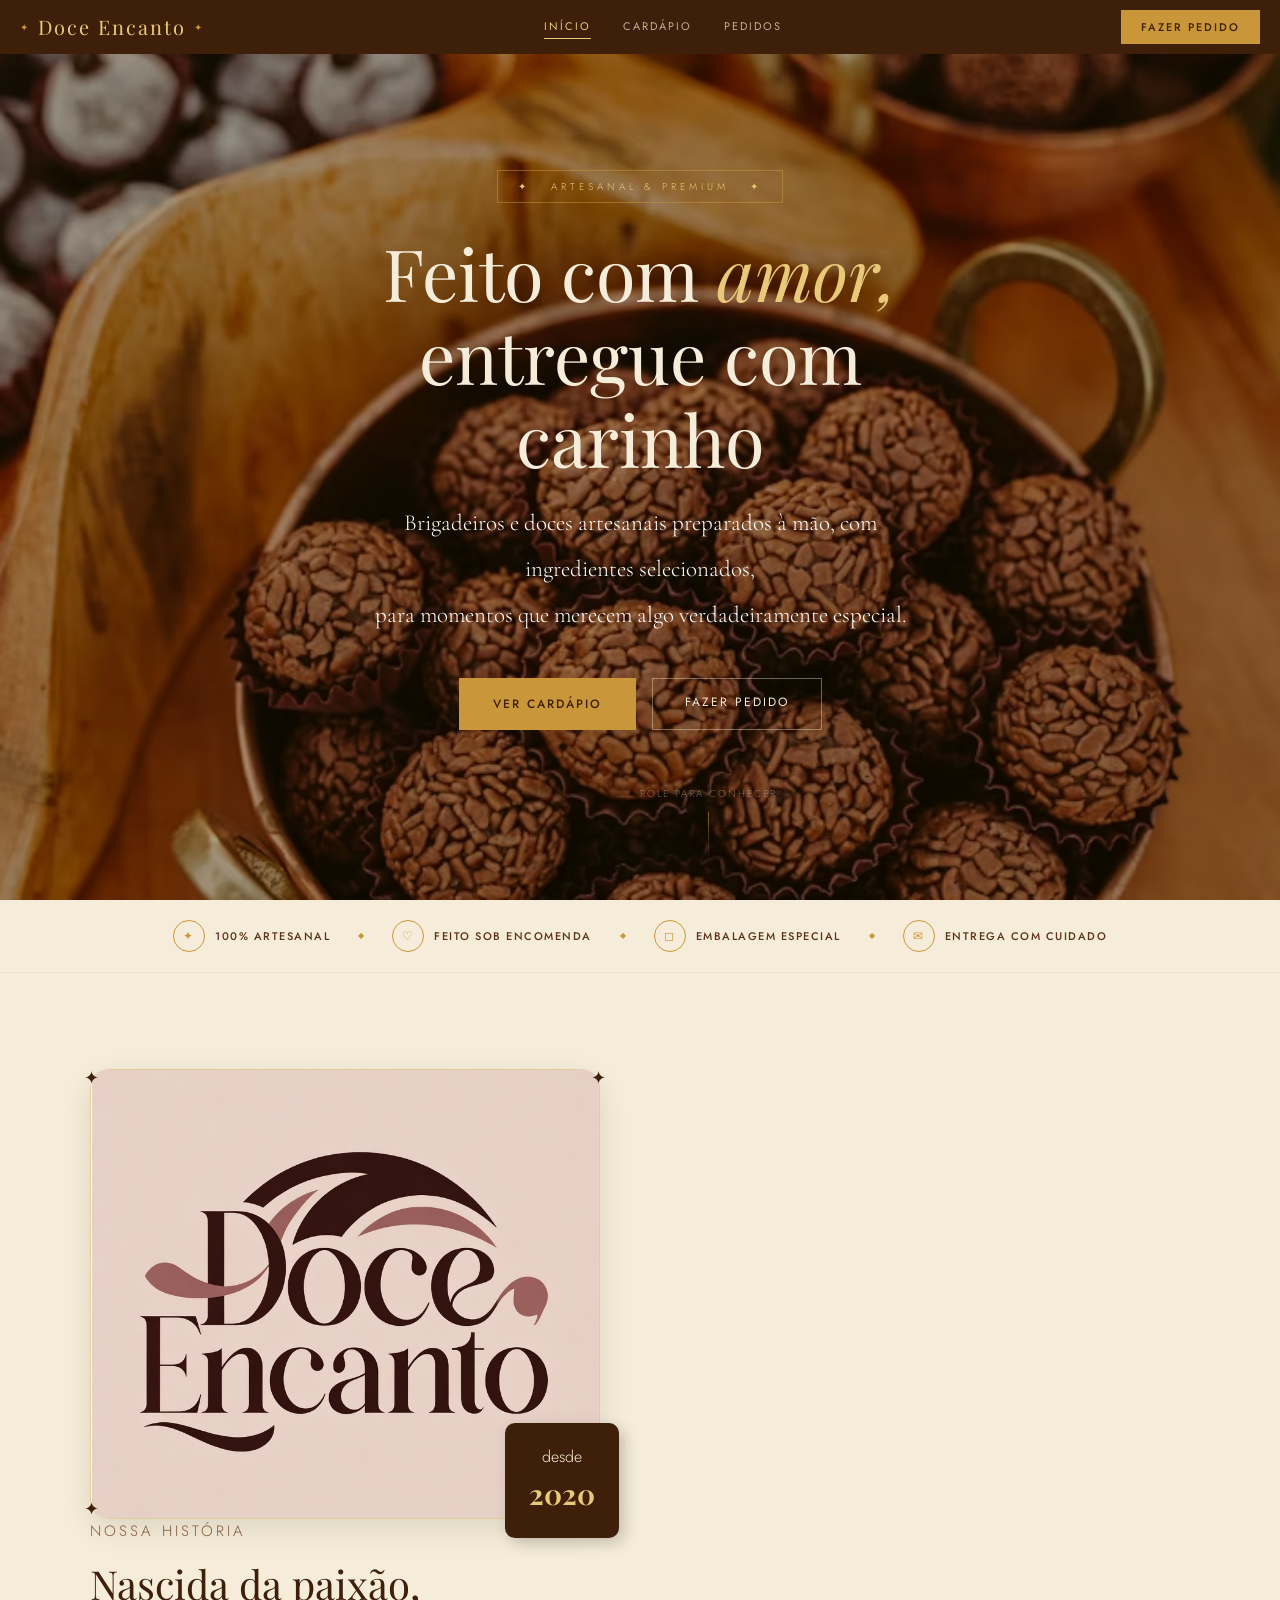
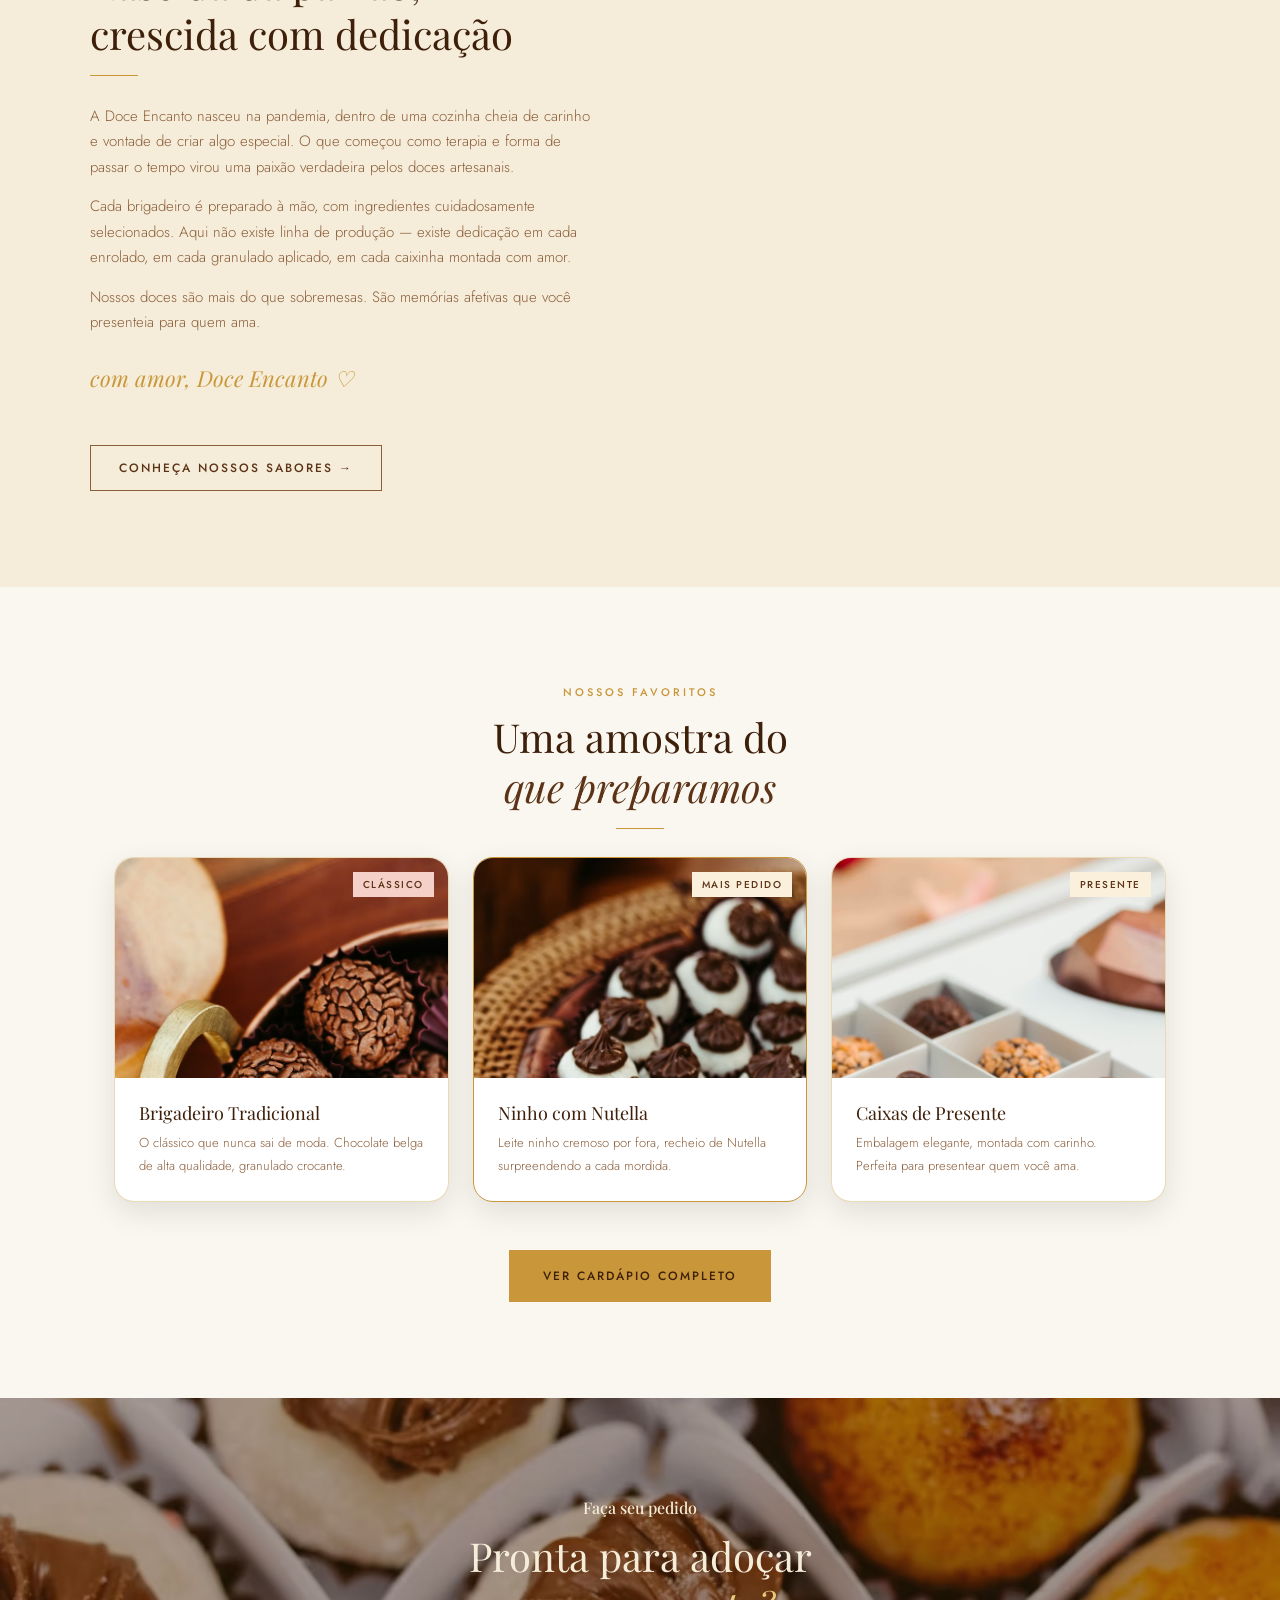
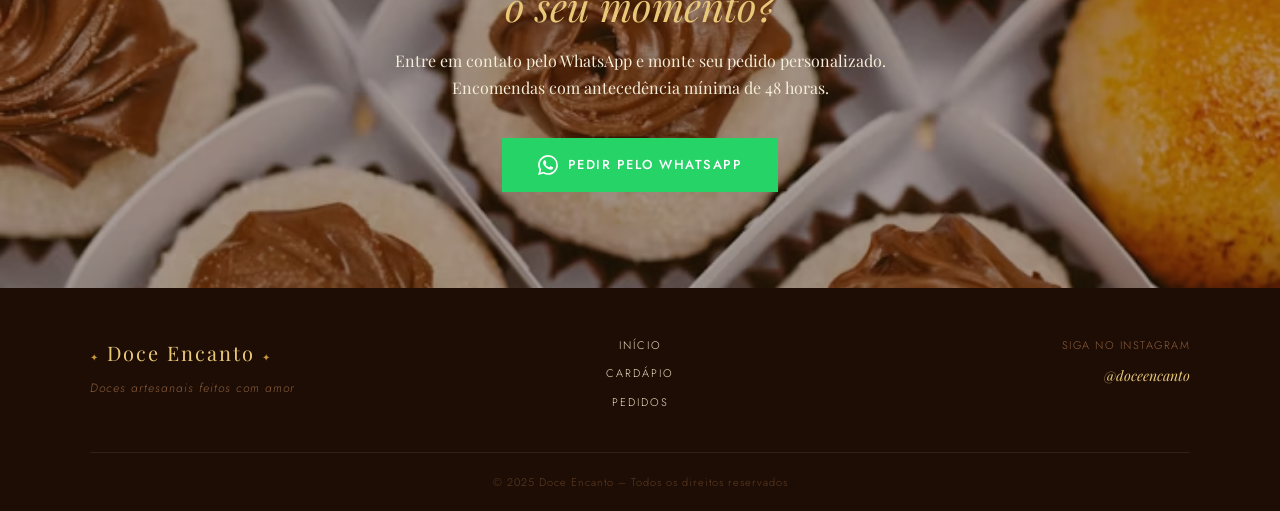
<file: doce-encanto/index.html>
<!DOCTYPE html>
<html lang="pt-BR">
<head>
  <meta charset="UTF-8" />
  <meta name="viewport" content="width=device-width, initial-scale=1.0"/>
  <title>Doce Encanto – Brigadeiros Artesanais</title>
  <link rel="stylesheet" href="style.css" />
  <link href="https://fonts.googleapis.com/css2?family=Playfair+Display:ital,wght@0,400;0,600;1,400;1,600&family=Cormorant+Garamond:ital,wght@0,300;0,400;1,300;1,400&family=Jost:wght@300;400;500&display=swap" rel="stylesheet"/>
</head>
<body>

  <!-- NAVBAR -->
  <header class="navbar" id="navbar">
    <div class="nav-inner">
      <div class="nav-logo">
        <span class="logo-ornament">✦</span>
        <span class="logo-text">Doce Encanto</span>
        <span class="logo-ornament">✦</span>
      </div>
      <nav class="nav-links">
        <a href="index.html" class="active">Início</a>
        <a href="cardapio.html">Cardápio</a>
        <a href="contato.html">Pedidos</a>
      </nav>
      <button class="nav-cta" onclick="window.location.href='contato.html'">Fazer Pedido</button>
      <button class="hamburger" id="hamburger" aria-label="Menu">
        <span></span><span></span><span></span>
      </button>
    </div>
    <div class="mobile-menu" id="mobileMenu">
      <a href="index.html">Início</a>
      <a href="cardapio.html">Cardápio</a>
      <a href="contato.html">Pedidos</a>
    </div>
  </header>

  <!-- HERO -->
  <section class="hero">
  <div class="hero-bg"></div> <div class="hero-bg-ornament"></div>
  <div class="hero-content">
      <div class="hero-badge fade-in">✦ &nbsp; Artesanal &amp; Premium &nbsp; ✦</div>
      <h1 class="hero-title fade-in delay-1">
        Feito com <em>amor,</em><br>entregue com carinho
      </h1>
      <p class="hero-subtitle fade-in delay-2">
        Brigadeiros e doces artesanais preparados à mão, com ingredientes selecionados,<br>
        para momentos que merecem algo verdadeiramente especial.
      </p>
      <div class="hero-actions fade-in delay-3">
        <a href="cardapio.html" class="btn-primary">Ver Cardápio</a>
        <a href="contato.html" class="btn-ghost">Fazer Pedido</a>
      </div>
    </div>
    <div class="hero-scroll-hint fade-in delay-4">
      <span>Role para conhecer</span>
      <div class="scroll-line"></div>
    </div>
  </section>

  <!-- DIFERENCIAIS -->
  <section class="diferenciais">
    <div class="diferencial-item">
      <div class="dif-icon">✦</div>
      <span>100% Artesanal</span>
    </div>
    <div class="diferencial-sep">◆</div>
    <div class="diferencial-item">
      <div class="dif-icon">♡</div>
      <span>Feito sob encomenda</span>
    </div>
    <div class="diferencial-sep">◆</div>
    <div class="diferencial-item">
      <div class="dif-icon">◻</div>
      <span>Embalagem especial</span>
    </div>
    <div class="diferencial-sep">◆</div>
    <div class="diferencial-item">
      <div class="dif-icon">✉</div>
      <span>Entrega com cuidado</span>
    </div>
  </section>

  <!-- HISTÓRIA -->
  <section class="historia section-reveal">
    <div class="historia-container">
      <div class="historia-visual">
        <div class="historia-frame">
          <div class="historia-frame-inner">
            <div class="historia-img-placeholder">
    <img src="imagem/xJ6tG.jpg" alt="Nossa Cozinha" class="foto-historia">
</div>
          
          <div class="frame-ornament top-left">✦</div>
          <div class="frame-ornament top-right">✦</div>
          <div class="frame-ornament bottom-left">✦</div>
          <div class="frame-ornament bottom-right">✦</div>
        </div>
        <div class="historia-year-badge">desde<br><strong>2020</strong></div>
      </div>
      <div class="historia-text">
        <p class="section-overline">Nossa História</p>
        <h2 class="section-title">Nascida da paixão,<br>crescida com dedicação</h2>
        <div class="gold-rule"></div>
        <p>A Doce Encanto nasceu na pandemia, dentro de uma cozinha cheia de carinho e vontade de criar algo especial. O que começou como terapia e forma de passar o tempo virou uma paixão verdadeira pelos doces artesanais.</p>
        <p>Cada brigadeiro é preparado à mão, com ingredientes cuidadosamente selecionados. Aqui não existe linha de produção — existe dedicação em cada enrolado, em cada granulado aplicado, em cada caixinha montada com amor.</p>
        <p>Nossos doces são mais do que sobremesas. São memórias afetivas que você presenteia para quem ama.</p>
        <div class="historia-assinatura">com amor, Doce Encanto ♡</div>
        <a href="cardapio.html" class="btn-outline">Conheça nossos sabores →</a>
      </div>
    </div>
  </section>

  <!-- DESTAQUES DO CARDÁPIO -->
  <section class="destaques section-reveal">
    <div class="container">
      <p class="section-overline center">Nossos Favoritos</p>
      <h2 class="section-title center">Uma amostra do<br><em>que preparamos</em></h2>
      <div class="gold-rule center"></div>

      

      <div class="destaques-grid">
  <div class="destaque-card">
    <div class="destaque-img">
      <img src="imagem/tradicional.avif" class="foto-card">
      <div class="destaque-tag">Clássico</div>
    </div>
    <div class="destaque-body">
      <h3>Brigadeiro Tradicional</h3>
      <p>O clássico que nunca sai de moda. Chocolate belga de alta qualidade, granulado crocante.</p>
    </div>
  </div> <div class="destaque-card featured">
    <div class="destaque-img">
      <img src="imagem/ninho.avif" class="foto-card">
      <div class="destaque-tag gold">Mais pedido</div>
    </div>
    <div class="destaque-body">
      <h3>Ninho com Nutella</h3>
      <p>Leite ninho cremoso por fora, recheio de Nutella surpreendendo a cada mordida.</p>
    </div>
  </div>

  <div class="destaque-card">
    <div class="destaque-img">
     <img src="imagem/embalagem.avif" class="foto-card">
      <div class="destaque-tag gold">Presente</div>
    </div>
    <div class="destaque-body">
      <h3>Caixas de Presente</h3>
      <p>Embalagem elegante, montada com carinho. Perfeita para presentear quem você ama.</p>
    </div>
  </div>
</div>

      <div class="destaques-cta">
        <a href="cardapio.html" class="btn-primary">Ver Cardápio Completo</a>
      </div>
    </div>
  </section>

  <!-- CTA WHATSAPP -->
  <section class="cta-section section-reveal">
    <div class="cta-bg-ornament"></div>
    <div class="cta-content">
      <p class="section-overline light">Faça seu pedido</p>
      <h2>Pronta para adoçar<br><em>o seu momento?</em></h2>
      <p class="cta-sub">Entre em contato pelo WhatsApp e monte seu pedido personalizado.<br>Encomendas com antecedência mínima de 48 horas.</p>
      <a href="contato.html" class="btn-whatsapp">
        <svg width="20" height="20" viewBox="0 0 24 24" fill="currentColor"><path d="M17.472 14.382c-.297-.149-1.758-.867-2.03-.967-.273-.099-.471-.148-.67.15-.197.297-.767.966-.94 1.164-.173.199-.347.223-.644.075-.297-.15-1.255-.463-2.39-1.475-.883-.788-1.48-1.761-1.653-2.059-.173-.297-.018-.458.13-.606.134-.133.298-.347.446-.52.149-.174.198-.298.298-.497.099-.198.05-.371-.025-.52-.075-.149-.669-1.612-.916-2.207-.242-.579-.487-.5-.669-.51-.173-.008-.371-.01-.57-.01-.198 0-.52.074-.792.372-.272.297-1.04 1.016-1.04 2.479 0 1.462 1.065 2.875 1.213 3.074.149.198 2.096 3.2 5.077 4.487.709.306 1.262.489 1.694.625.712.227 1.36.195 1.871.118.571-.085 1.758-.719 2.006-1.413.248-.694.248-1.289.173-1.413-.074-.124-.272-.198-.57-.347m-5.421 7.403h-.004a9.87 9.87 0 01-5.031-1.378l-.361-.214-3.741.982.998-3.648-.235-.374a9.86 9.86 0 01-1.51-5.26c.001-5.45 4.436-9.884 9.888-9.884 2.64 0 5.122 1.03 6.988 2.898a9.825 9.825 0 012.893 6.994c-.003 5.45-4.437 9.884-9.885 9.884m8.413-18.297A11.815 11.815 0 0012.05 0C5.495 0 .16 5.335.157 11.892c0 2.096.547 4.142 1.588 5.945L.057 24l6.305-1.654a11.882 11.882 0 005.683 1.448h.005c6.554 0 11.89-5.335 11.893-11.893a11.821 11.821 0 00-3.48-8.413z"/></svg>
        Pedir pelo WhatsApp
      </a>
    </div>
  </section>

  <!-- FOOTER -->
  <footer class="footer">
    <div class="footer-inner">
      <div class="footer-brand">
        <div class="footer-logo">
          <span class="logo-ornament">✦</span> Doce Encanto <span class="logo-ornament">✦</span>
        </div>
        <p class="footer-tagline">Doces artesanais feitos com amor</p>
      </div>
      <div class="footer-links">
        <a href="index.html">Início</a>
        <a href="cardapio.html">Cardápio</a>
        <a href="contato.html">Pedidos</a>
      </div>
      <div class="footer-social">
        <p>Siga no Instagram</p>
        <a href="#" class="insta-link">@doceencanto</a>
      </div>
    </div>
    <div class="footer-bottom">
      <p>© 2025 Doce Encanto – Todos os direitos reservados</p>
    </div>
  </footer>

  <script src="main.js"></script>
</body>
</html>
</file>
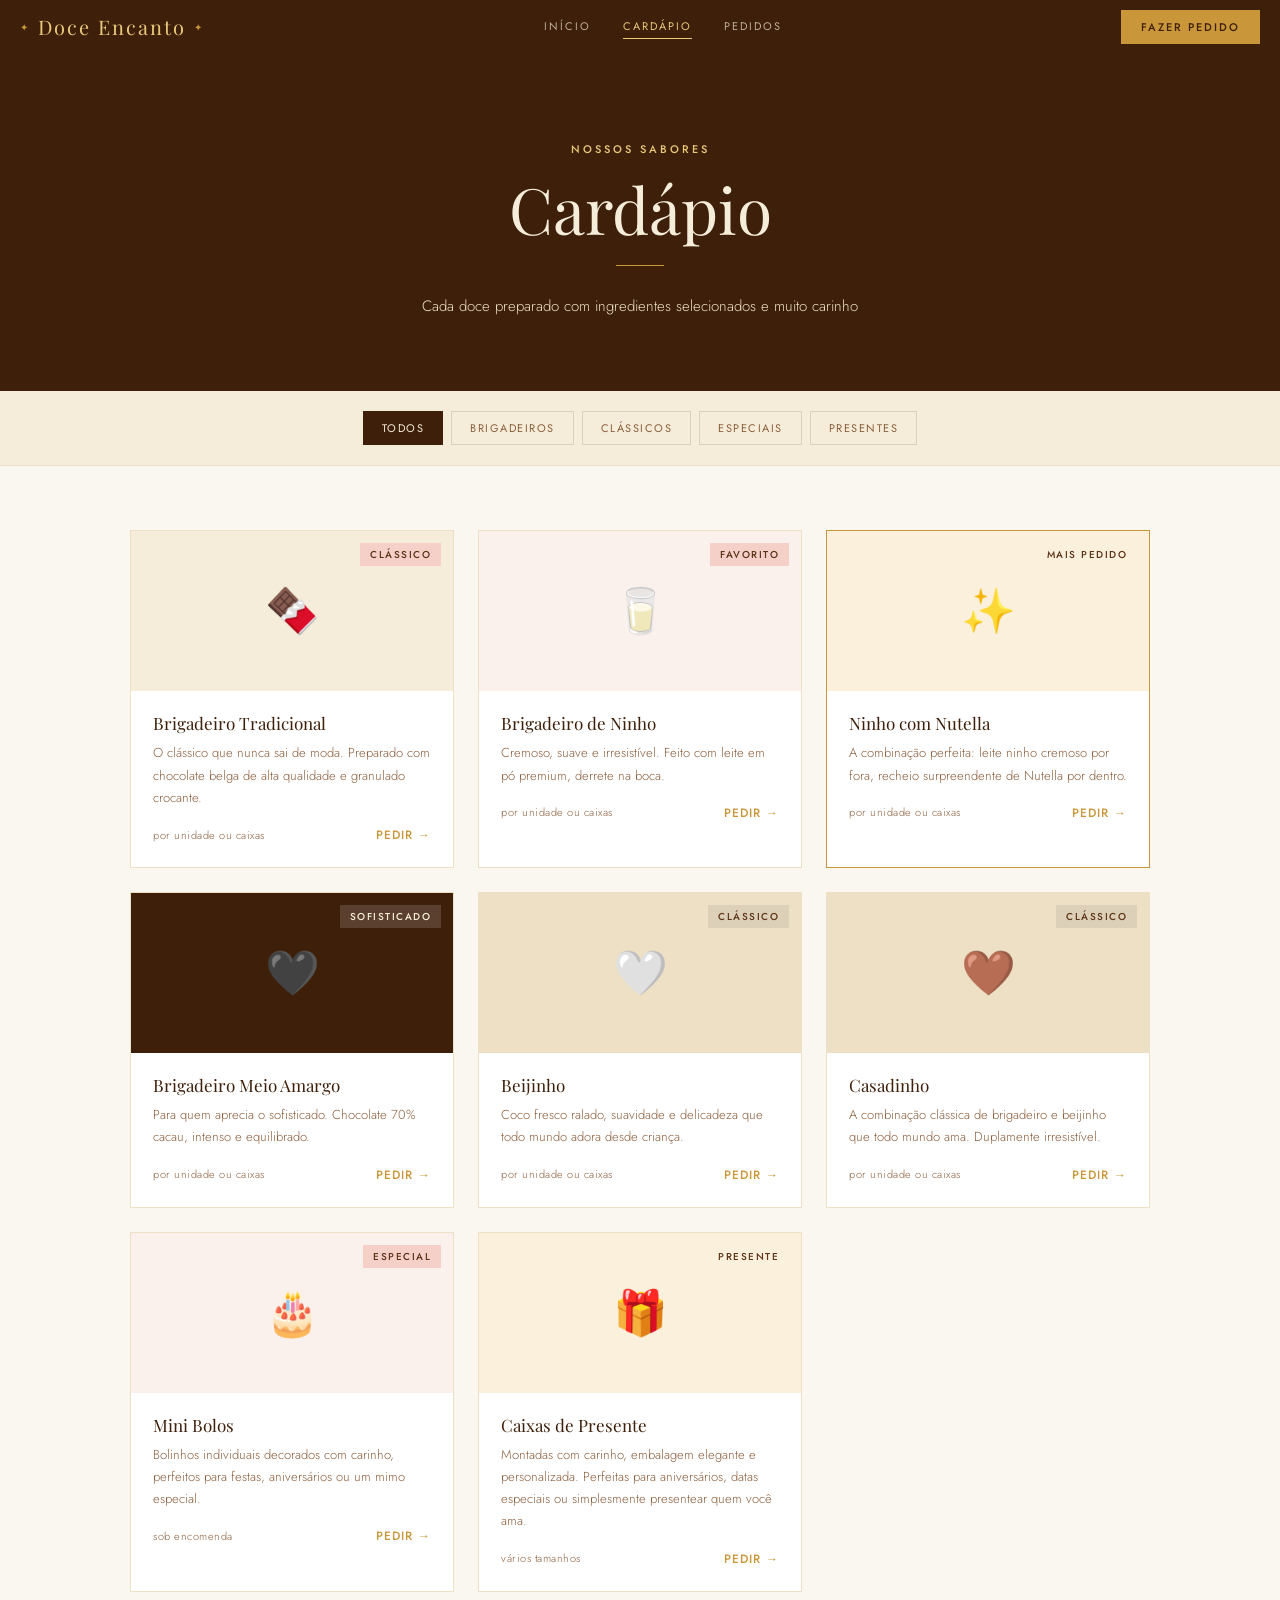
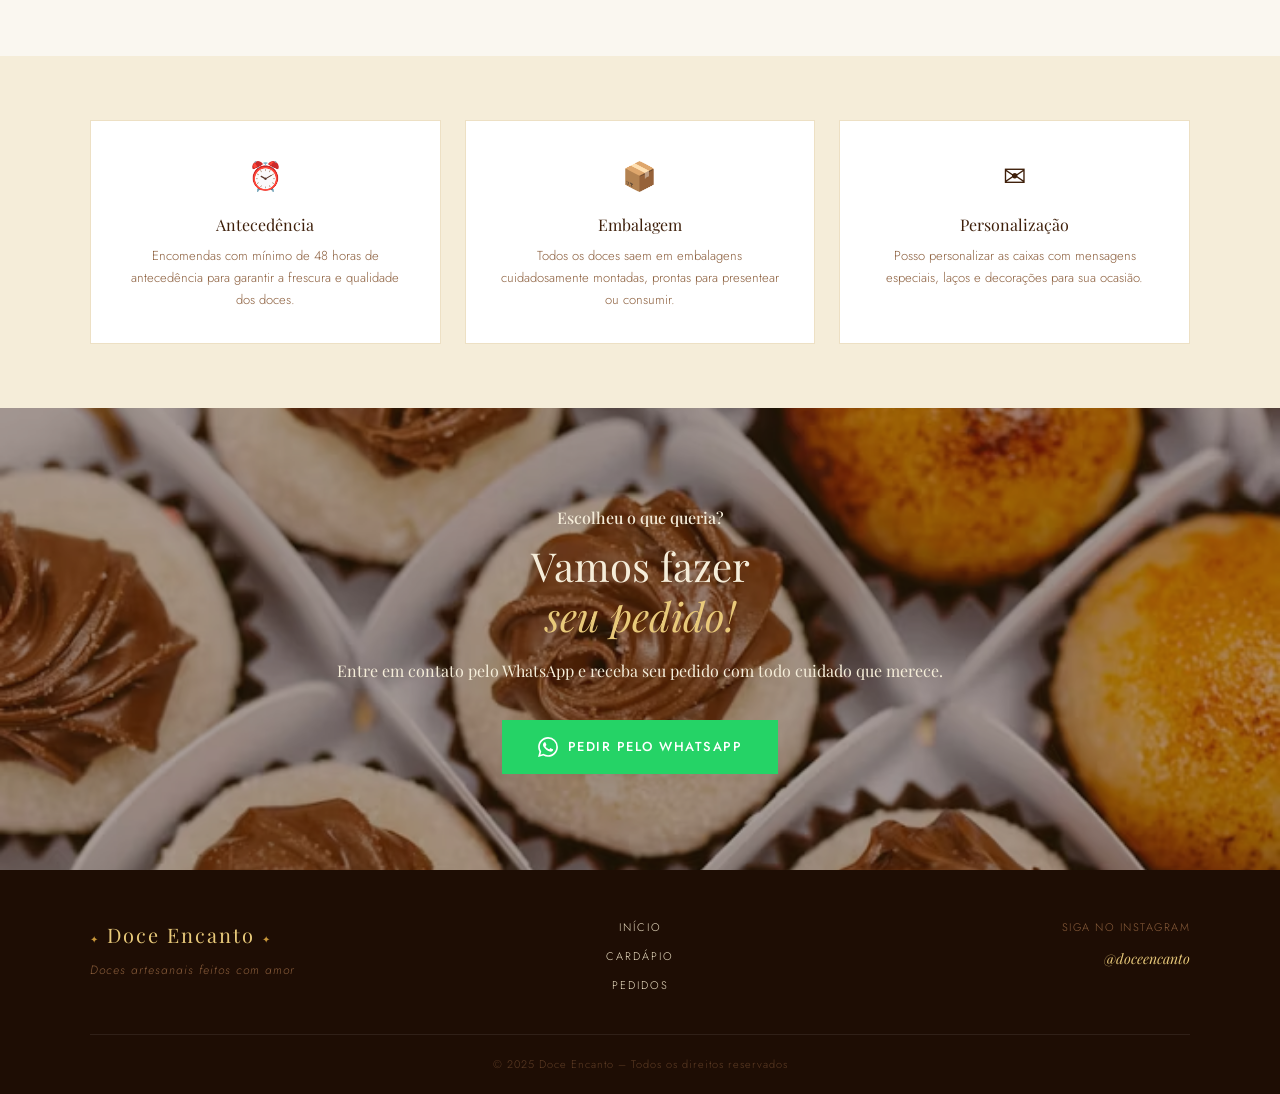
<file: doce-encanto/cardapio.html>
<!DOCTYPE html>
<html lang="pt-BR">
<head>
  <meta charset="UTF-8" />
  <meta name="viewport" content="width=device-width, initial-scale=1.0"/>
  <title>Cardápio – Doce Encanto</title>
  <link rel="stylesheet" href="style.css" />
  <link href="https://fonts.googleapis.com/css2?family=Playfair+Display:ital,wght@0,400;0,600;1,400;1,600&family=Cormorant+Garamond:ital,wght@0,300;0,400;1,300;1,400&family=Jost:wght@300;400;500&display=swap" rel="stylesheet"/>
</head>
<body>

  <!-- NAVBAR -->
  <header class="navbar" id="navbar">
    <div class="nav-inner">
      <div class="nav-logo">
        <span class="logo-ornament">✦</span>
        <span class="logo-text">Doce Encanto</span>
        <span class="logo-ornament">✦</span>
      </div>
      <nav class="nav-links">
        <a href="index.html">Início</a>
        <a href="cardapio.html" class="active">Cardápio</a>
        <a href="contato.html">Pedidos</a>
      </nav>
      <button class="nav-cta" onclick="window.location.href='contato.html'">Fazer Pedido</button>
      <button class="hamburger" id="hamburger" aria-label="Menu">
        <span></span><span></span><span></span>
      </button>
    </div>
    <div class="mobile-menu" id="mobileMenu">
      <a href="index.html">Início</a>
      <a href="cardapio.html">Cardápio</a>
      <a href="contato.html">Pedidos</a>
    </div>
  </header>

  <!-- PAGE HERO -->
  <section class="page-hero">
    <p class="section-overline light">Nossos sabores</p>
    <h1 class="page-hero-title">Cardápio</h1>
    <div class="gold-rule center"></div>
    <p class="page-hero-sub">Cada doce preparado com ingredientes selecionados e muito carinho</p>
  </section>

  <!-- FILTROS -->
  <div class="filtros-bar">
    <button class="filtro-btn active" data-filter="todos">Todos</button>
    <button class="filtro-btn" data-filter="brigadeiro">Brigadeiros</button>
    <button class="filtro-btn" data-filter="classico">Clássicos</button>
    <button class="filtro-btn" data-filter="especial">Especiais</button>
    <button class="filtro-btn" data-filter="presente">Presentes</button>
  </div>

  <!-- CARDÁPIO GRID -->
  <section class="cardapio-section">
    <div class="cardapio-grid">

      <div class="produto-card section-reveal" data-category="brigadeiro classico">
        <div class="produto-img">
          <span class="produto-emoji-lg">🍫</span>
          <div class="produto-badge">Clássico</div>
        </div>
        <div class="produto-body">
          <h3>Brigadeiro Tradicional</h3>
          <p>O clássico que nunca sai de moda. Preparado com chocolate belga de alta qualidade e granulado crocante.</p>
          <div class="produto-footer">
            <span class="produto-unidade">por unidade ou caixas</span>
            <a href="contato.html" class="produto-pedir">Pedir →</a>
          </div>
        </div>
      </div>

      <div class="produto-card section-reveal" data-category="brigadeiro especial">
        <div class="produto-img rose">
          <span class="produto-emoji-lg">🥛</span>
          <div class="produto-badge rose">Favorito</div>
        </div>
        <div class="produto-body">
          <h3>Brigadeiro de Ninho</h3>
          <p>Cremoso, suave e irresistível. Feito com leite em pó premium, derrete na boca.</p>
          <div class="produto-footer">
            <span class="produto-unidade">por unidade ou caixas</span>
            <a href="contato.html" class="produto-pedir">Pedir →</a>
          </div>
        </div>
      </div>

      <div class="produto-card section-reveal destaque" data-category="brigadeiro especial">
        <div class="produto-img gold">
          <span class="produto-emoji-lg">✨</span>
          <div class="produto-badge gold">Mais pedido</div>
        </div>
        <div class="produto-body">
          <h3>Ninho com Nutella</h3>
          <p>A combinação perfeita: leite ninho cremoso por fora, recheio surpreendente de Nutella por dentro.</p>
          <div class="produto-footer">
            <span class="produto-unidade">por unidade ou caixas</span>
            <a href="contato.html" class="produto-pedir">Pedir →</a>
          </div>
        </div>
      </div>

      <div class="produto-card section-reveal" data-category="brigadeiro especial">
        <div class="produto-img dark">
          <span class="produto-emoji-lg">🖤</span>
          <div class="produto-badge dark">Sofisticado</div>
        </div>
        <div class="produto-body">
          <h3>Brigadeiro Meio Amargo</h3>
          <p>Para quem aprecia o sofisticado. Chocolate 70% cacau, intenso e equilibrado.</p>
          <div class="produto-footer">
            <span class="produto-unidade">por unidade ou caixas</span>
            <a href="contato.html" class="produto-pedir">Pedir →</a>
          </div>
        </div>
      </div>

      <div class="produto-card section-reveal" data-category="classico">
        <div class="produto-img bege">
          <span class="produto-emoji-lg">🤍</span>
          <div class="produto-badge bege">Clássico</div>
        </div>
        <div class="produto-body">
          <h3>Beijinho</h3>
          <p>Coco fresco ralado, suavidade e delicadeza que todo mundo adora desde criança.</p>
          <div class="produto-footer">
            <span class="produto-unidade">por unidade ou caixas</span>
            <a href="contato.html" class="produto-pedir">Pedir →</a>
          </div>
        </div>
      </div>

      <div class="produto-card section-reveal" data-category="classico">
        <div class="produto-img bege">
          <span class="produto-emoji-lg">🤎</span>
          <div class="produto-badge bege">Clássico</div>
        </div>
        <div class="produto-body">
          <h3>Casadinho</h3>
          <p>A combinação clássica de brigadeiro e beijinho que todo mundo ama. Duplamente irresistível.</p>
          <div class="produto-footer">
            <span class="produto-unidade">por unidade ou caixas</span>
            <a href="contato.html" class="produto-pedir">Pedir →</a>
          </div>
        </div>
      </div>

      <div class="produto-card section-reveal" data-category="especial">
        <div class="produto-img rose">
          <span class="produto-emoji-lg">🎂</span>
          <div class="produto-badge rose">Especial</div>
        </div>
        <div class="produto-body">
          <h3>Mini Bolos</h3>
          <p>Bolinhos individuais decorados com carinho, perfeitos para festas, aniversários ou um mimo especial.</p>
          <div class="produto-footer">
            <span class="produto-unidade">sob encomenda</span>
            <a href="contato.html" class="produto-pedir">Pedir →</a>
          </div>
        </div>
      </div>

      <div class="produto-card section-reveal" data-category="presente">
        <div class="produto-img gold">
          <span class="produto-emoji-lg">🎁</span>
          <div class="produto-badge gold">Presente</div>
        </div>
        <div class="produto-body">
          <h3>Caixas de Presente</h3>
          <p>Montadas com carinho, embalagem elegante e personalizada. Perfeitas para aniversários, datas especiais ou simplesmente presentear quem você ama.</p>
          <div class="produto-footer">
            <span class="produto-unidade">vários tamanhos</span>
            <a href="contato.html" class="produto-pedir">Pedir →</a>
          </div>
        </div>
      </div>

    </div>
  </section>

  <!-- INFO ENCOMENDAS -->
  <section class="info-section section-reveal">
    <div class="info-grid">
      <div class="info-card">
        <div class="info-icon">⏰</div>
        <h4>Antecedência</h4>
        <p>Encomendas com mínimo de 48 horas de antecedência para garantir a frescura e qualidade dos doces.</p>
      </div>
      <div class="info-card">
        <div class="info-icon">📦</div>
        <h4>Embalagem</h4>
        <p>Todos os doces saem em embalagens cuidadosamente montadas, prontas para presentear ou consumir.</p>
      </div>
      <div class="info-card">
        <div class="info-icon">✉</div>
        <h4>Personalização</h4>
        <p>Posso personalizar as caixas com mensagens especiais, laços e decorações para sua ocasião.</p>
      </div>
    </div>
  </section>

  <!-- CTA -->
  <section class="cta-section section-reveal">
    <div class="cta-bg-ornament"></div>
    <div class="cta-content">
      <p class="section-overline light">Escolheu o que queria?</p>
      <h2>Vamos fazer<br><em>seu pedido!</em></h2>
      <p class="cta-sub">Entre em contato pelo WhatsApp e receba seu pedido com todo cuidado que merece.</p>
      <a href="contato.html" class="btn-whatsapp">
        <svg width="20" height="20" viewBox="0 0 24 24" fill="currentColor"><path d="M17.472 14.382c-.297-.149-1.758-.867-2.03-.967-.273-.099-.471-.148-.67.15-.197.297-.767.966-.94 1.164-.173.199-.347.223-.644.075-.297-.15-1.255-.463-2.39-1.475-.883-.788-1.48-1.761-1.653-2.059-.173-.297-.018-.458.13-.606.134-.133.298-.347.446-.52.149-.174.198-.298.298-.497.099-.198.05-.371-.025-.52-.075-.149-.669-1.612-.916-2.207-.242-.579-.487-.5-.669-.51-.173-.008-.371-.01-.57-.01-.198 0-.52.074-.792.372-.272.297-1.04 1.016-1.04 2.479 0 1.462 1.065 2.875 1.213 3.074.149.198 2.096 3.2 5.077 4.487.709.306 1.262.489 1.694.625.712.227 1.36.195 1.871.118.571-.085 1.758-.719 2.006-1.413.248-.694.248-1.289.173-1.413-.074-.124-.272-.198-.57-.347m-5.421 7.403h-.004a9.87 9.87 0 01-5.031-1.378l-.361-.214-3.741.982.998-3.648-.235-.374a9.86 9.86 0 01-1.51-5.26c.001-5.45 4.436-9.884 9.888-9.884 2.64 0 5.122 1.03 6.988 2.898a9.825 9.825 0 012.893 6.994c-.003 5.45-4.437 9.884-9.885 9.884m8.413-18.297A11.815 11.815 0 0012.05 0C5.495 0 .16 5.335.157 11.892c0 2.096.547 4.142 1.588 5.945L.057 24l6.305-1.654a11.882 11.882 0 005.683 1.448h.005c6.554 0 11.89-5.335 11.893-11.893a11.821 11.821 0 00-3.48-8.413z"/></svg>
        Pedir pelo WhatsApp
      </a>
    </div>
  </section>

  <!-- FOOTER -->
  <footer class="footer">
    <div class="footer-inner">
      <div class="footer-brand">
        <div class="footer-logo">
          <span class="logo-ornament">✦</span> Doce Encanto <span class="logo-ornament">✦</span>
        </div>
        <p class="footer-tagline">Doces artesanais feitos com amor</p>
      </div>
      <div class="footer-links">
        <a href="index.html">Início</a>
        <a href="cardapio.html">Cardápio</a>
        <a href="contato.html">Pedidos</a>
      </div>
      <div class="footer-social">
        <p>Siga no Instagram</p>
        <a href="#" class="insta-link">@doceencanto</a>
      </div>
    </div>
    <div class="footer-bottom">
      <p>© 2025 Doce Encanto – Todos os direitos reservados</p>
    </div>
  </footer>

  <script src="main.js"></script>
</body>
</html>
</file>
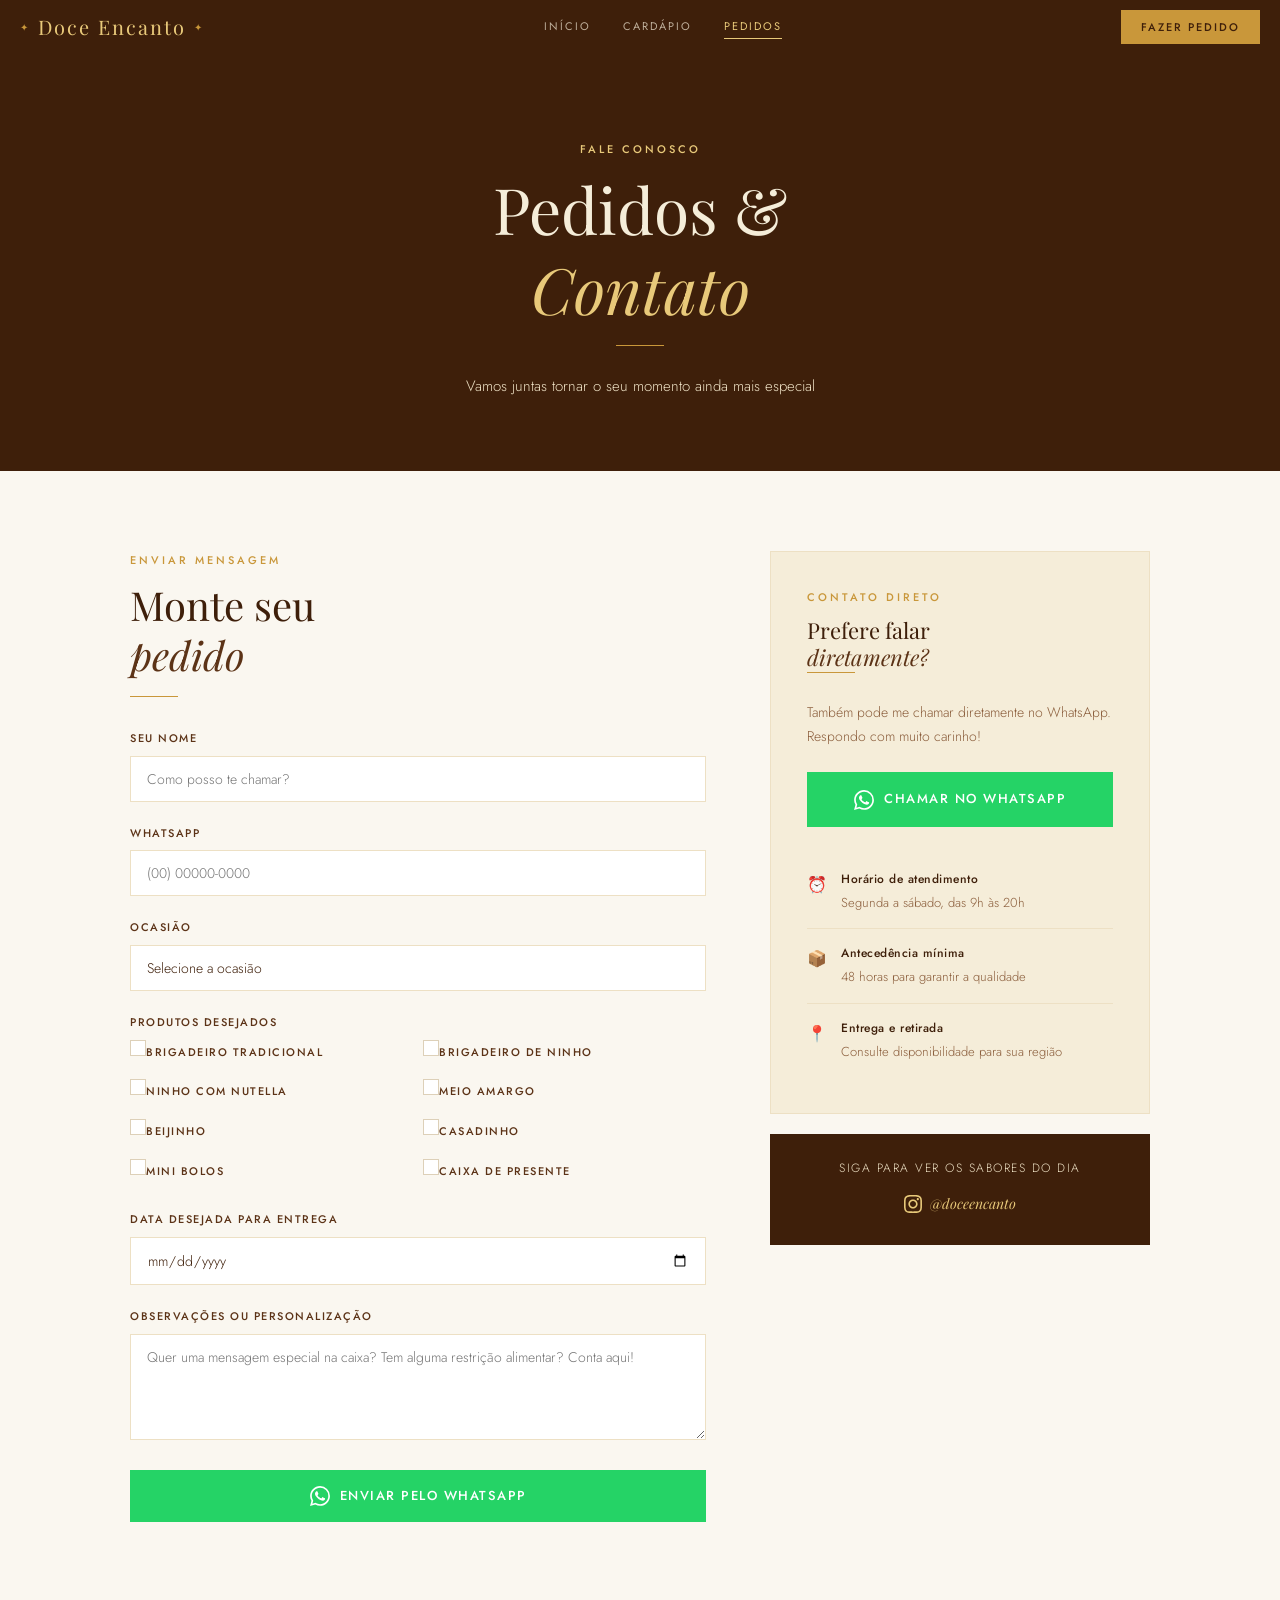
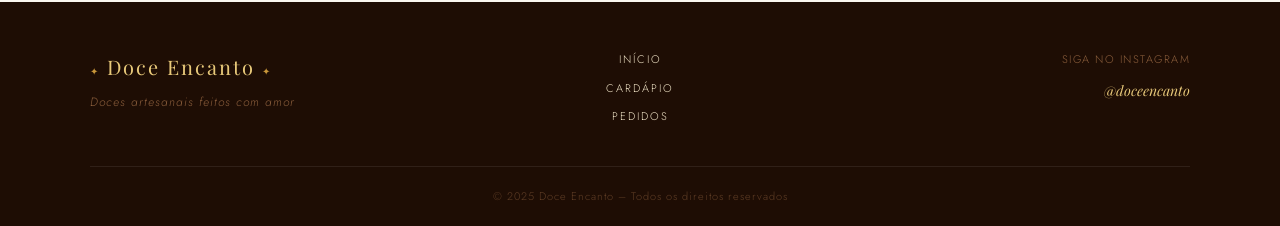
<file: doce-encanto/contato.html>
<!DOCTYPE html>
<html lang="pt-BR">
<head>
  <meta charset="UTF-8" />
  <meta name="viewport" content="width=device-width, initial-scale=1.0"/>
  <title>Contato & Pedidos – Doce Encanto</title>
  <link rel="stylesheet" href="style.css" />
  <link href="https://fonts.googleapis.com/css2?family=Playfair+Display:ital,wght@0,400;0,600;1,400;1,600&family=Cormorant+Garamond:ital,wght@0,300;0,400;1,300;1,400&family=Jost:wght@300;400;500&display=swap" rel="stylesheet"/>
</head>
<body>

  <!-- NAVBAR -->
  <header class="navbar" id="navbar">
    <div class="nav-inner">
      <div class="nav-logo">
        <span class="logo-ornament">✦</span>
        <span class="logo-text">Doce Encanto</span>
        <span class="logo-ornament">✦</span>
      </div>
      <nav class="nav-links">
        <a href="index.html">Início</a>
        <a href="cardapio.html">Cardápio</a>
        <a href="contato.html" class="active">Pedidos</a>
      </nav>
      <button class="nav-cta" onclick="window.location.href='contato.html'">Fazer Pedido</button>
      <button class="hamburger" id="hamburger" aria-label="Menu">
        <span></span><span></span><span></span>
      </button>
    </div>
    <div class="mobile-menu" id="mobileMenu">
      <a href="index.html">Início</a>
      <a href="cardapio.html">Cardápio</a>
      <a href="contato.html">Pedidos</a>
    </div>
  </header>

  <!-- PAGE HERO -->
  <section class="page-hero">
    <p class="section-overline light">Fale conosco</p>
    <h1 class="page-hero-title">Pedidos &<br><em>Contato</em></h1>
    <div class="gold-rule center"></div>
    <p class="page-hero-sub">Vamos juntas tornar o seu momento ainda mais especial</p>
  </section>

  <!-- CONTATO PRINCIPAL -->
  <section class="contato-section section-reveal">
    <div class="contato-grid">

      <!-- FORMULÁRIO -->
      <div class="form-container">
        <p class="section-overline">Enviar mensagem</p>
        <h2 class="section-title">Monte seu<br><em>pedido</em></h2>
        <div class="gold-rule"></div>

        <form class="pedido-form" id="pedidoForm">
          <div class="form-group">
            <label for="nome">Seu nome</label>
            <input type="text" id="nome" name="nome" placeholder="Como posso te chamar?" required />
          </div>
          <div class="form-group">
            <label for="whatsapp">WhatsApp</label>
            <input type="tel" id="whatsapp" name="whatsapp" placeholder="(00) 00000-0000" required />
          </div>
          <div class="form-group">
            <label for="ocasiao">Ocasião</label>
            <select id="ocasiao" name="ocasiao">
              <option value="">Selecione a ocasião</option>
              <option>Aniversário</option>
              <option>Presente</option>
              <option>Evento / Festa</option>
              <option>Consumo próprio</option>
              <option>Outro</option>
            </select>
          </div>
          <div class="form-group">
            <label for="produtos">Produtos desejados</label>
            <div class="checkbox-group">
              <label class="check-item"><input type="checkbox" name="produtos" value="brigadeiro-tradicional"><span>Brigadeiro Tradicional</span></label>
              <label class="check-item"><input type="checkbox" name="produtos" value="brigadeiro-ninho"><span>Brigadeiro de Ninho</span></label>
              <label class="check-item"><input type="checkbox" name="produtos" value="ninho-nutella"><span>Ninho com Nutella</span></label>
              <label class="check-item"><input type="checkbox" name="produtos" value="meio-amargo"><span>Meio Amargo</span></label>
              <label class="check-item"><input type="checkbox" name="produtos" value="beijinho"><span>Beijinho</span></label>
              <label class="check-item"><input type="checkbox" name="produtos" value="casadinho"><span>Casadinho</span></label>
              <label class="check-item"><input type="checkbox" name="produtos" value="mini-bolos"><span>Mini Bolos</span></label>
              <label class="check-item"><input type="checkbox" name="produtos" value="caixa-presente"><span>Caixa de Presente</span></label>
            </div>
          </div>
          <div class="form-group">
            <label for="data">Data desejada para entrega</label>
            <input type="date" id="data" name="data" />
          </div>
          <div class="form-group">
            <label for="mensagem">Observações ou personalização</label>
            <textarea id="mensagem" name="mensagem" rows="4" placeholder="Quer uma mensagem especial na caixa? Tem alguma restrição alimentar? Conta aqui!"></textarea>
          </div>
          <button type="submit" class="btn-form-whatsapp">
            <svg width="20" height="20" viewBox="0 0 24 24" fill="currentColor"><path d="M17.472 14.382c-.297-.149-1.758-.867-2.03-.967-.273-.099-.471-.148-.67.15-.197.297-.767.966-.94 1.164-.173.199-.347.223-.644.075-.297-.15-1.255-.463-2.39-1.475-.883-.788-1.48-1.761-1.653-2.059-.173-.297-.018-.458.13-.606.134-.133.298-.347.446-.52.149-.174.198-.298.298-.497.099-.198.05-.371-.025-.52-.075-.149-.669-1.612-.916-2.207-.242-.579-.487-.5-.669-.51-.173-.008-.371-.01-.57-.01-.198 0-.52.074-.792.372-.272.297-1.04 1.016-1.04 2.479 0 1.462 1.065 2.875 1.213 3.074.149.198 2.096 3.2 5.077 4.487.709.306 1.262.489 1.694.625.712.227 1.36.195 1.871.118.571-.085 1.758-.719 2.006-1.413.248-.694.248-1.289.173-1.413-.074-.124-.272-.198-.57-.347m-5.421 7.403h-.004a9.87 9.87 0 01-5.031-1.378l-.361-.214-3.741.982.998-3.648-.235-.374a9.86 9.86 0 01-1.51-5.26c.001-5.45 4.436-9.884 9.888-9.884 2.64 0 5.122 1.03 6.988 2.898a9.825 9.825 0 012.893 6.994c-.003 5.45-4.437 9.884-9.885 9.884m8.413-18.297A11.815 11.815 0 0012.05 0C5.495 0 .16 5.335.157 11.892c0 2.096.547 4.142 1.588 5.945L.057 24l6.305-1.654a11.882 11.882 0 005.683 1.448h.005c6.554 0 11.89-5.335 11.893-11.893a11.821 11.821 0 00-3.48-8.413z"/></svg>
            Enviar pelo WhatsApp
          </button>
        </form>
      </div>

      <!-- INFO LATERAL -->
      <div class="contato-info">
        <div class="info-box">
          <p class="section-overline">Contato direto</p>
          <h3>Prefere falar<br><em>diretamente?</em></h3>
          <div class="gold-rule"></div>
          <p class="info-desc">Também pode me chamar diretamente no WhatsApp. Respondo com muito carinho!</p>

          <a href="https://wa.me/5500000000000?text=Olá! Gostaria de fazer um pedido na Doce Encanto 🍫" target="_blank" class="btn-whatsapp full">
            <svg width="20" height="20" viewBox="0 0 24 24" fill="currentColor"><path d="M17.472 14.382c-.297-.149-1.758-.867-2.03-.967-.273-.099-.471-.148-.67.15-.197.297-.767.966-.94 1.164-.173.199-.347.223-.644.075-.297-.15-1.255-.463-2.39-1.475-.883-.788-1.48-1.761-1.653-2.059-.173-.297-.018-.458.13-.606.134-.133.298-.347.446-.52.149-.174.198-.298.298-.497.099-.198.05-.371-.025-.52-.075-.149-.669-1.612-.916-2.207-.242-.579-.487-.5-.669-.51-.173-.008-.371-.01-.57-.01-.198 0-.52.074-.792.372-.272.297-1.04 1.016-1.04 2.479 0 1.462 1.065 2.875 1.213 3.074.149.198 2.096 3.2 5.077 4.487.709.306 1.262.489 1.694.625.712.227 1.36.195 1.871.118.571-.085 1.758-.719 2.006-1.413.248-.694.248-1.289.173-1.413-.074-.124-.272-.198-.57-.347m-5.421 7.403h-.004a9.87 9.87 0 01-5.031-1.378l-.361-.214-3.741.982.998-3.648-.235-.374a9.86 9.86 0 01-1.51-5.26c.001-5.45 4.436-9.884 9.888-9.884 2.64 0 5.122 1.03 6.988 2.898a9.825 9.825 0 012.893 6.994c-.003 5.45-4.437 9.884-9.885 9.884m8.413-18.297A11.815 11.815 0 0012.05 0C5.495 0 .16 5.335.157 11.892c0 2.096.547 4.142 1.588 5.945L.057 24l6.305-1.654a11.882 11.882 0 005.683 1.448h.005c6.554 0 11.89-5.335 11.893-11.893a11.821 11.821 0 00-3.48-8.413z"/></svg>
            Chamar no WhatsApp
          </a>

          <div class="contato-detalhes">
            <div class="detalhe-item">
              <span class="detalhe-icon">⏰</span>
              <div>
                <strong>Horário de atendimento</strong>
                <p>Segunda a sábado, das 9h às 20h</p>
              </div>
            </div>
            <div class="detalhe-item">
              <span class="detalhe-icon">📦</span>
              <div>
                <strong>Antecedência mínima</strong>
                <p>48 horas para garantir a qualidade</p>
              </div>
            </div>
            <div class="detalhe-item">
              <span class="detalhe-icon">📍</span>
              <div>
                <strong>Entrega e retirada</strong>
                <p>Consulte disponibilidade para sua região</p>
              </div>
            </div>
          </div>
        </div>

        <div class="instagram-box">
          <p>Siga para ver os sabores do dia</p>
          <a href="https://instagram.com/doceencanto" target="_blank" class="insta-btn">
            <svg width="18" height="18" viewBox="0 0 24 24" fill="currentColor"><path d="M12 2.163c3.204 0 3.584.012 4.85.07 3.252.148 4.771 1.691 4.919 4.919.058 1.265.069 1.645.069 4.849 0 3.205-.012 3.584-.069 4.849-.149 3.225-1.664 4.771-4.919 4.919-1.266.058-1.644.07-4.85.07-3.204 0-3.584-.012-4.849-.07-3.26-.149-4.771-1.699-4.919-4.92-.058-1.265-.07-1.644-.07-4.849 0-3.204.013-3.583.07-4.849.149-3.227 1.664-4.771 4.919-4.919 1.266-.057 1.645-.069 4.849-.069zm0-2.163c-3.259 0-3.667.014-4.947.072-4.358.2-6.78 2.618-6.98 6.98-.059 1.281-.073 1.689-.073 4.948 0 3.259.014 3.668.072 4.948.2 4.358 2.618 6.78 6.98 6.98 1.281.058 1.689.072 4.948.072 3.259 0 3.668-.014 4.948-.072 4.354-.2 6.782-2.618 6.979-6.98.059-1.28.073-1.689.073-4.948 0-3.259-.014-3.667-.072-4.947-.196-4.354-2.617-6.78-6.979-6.98-1.281-.059-1.69-.073-4.949-.073zm0 5.838c-3.403 0-6.162 2.759-6.162 6.162s2.759 6.163 6.162 6.163 6.162-2.759 6.162-6.163c0-3.403-2.759-6.162-6.162-6.162zm0 10.162c-2.209 0-4-1.79-4-4 0-2.209 1.791-4 4-4s4 1.791 4 4c0 2.21-1.791 4-4 4zm6.406-11.845c-.796 0-1.441.645-1.441 1.44s.645 1.44 1.441 1.44c.795 0 1.439-.645 1.439-1.44s-.644-1.44-1.439-1.44z"/></svg>
            @doceencanto
          </a>
        </div>
      </div>

    </div>
  </section>

  <!-- FOOTER -->
  <footer class="footer">
    <div class="footer-inner">
      <div class="footer-brand">
        <div class="footer-logo">
          <span class="logo-ornament">✦</span> Doce Encanto <span class="logo-ornament">✦</span>
        </div>
        <p class="footer-tagline">Doces artesanais feitos com amor</p>
      </div>
      <div class="footer-links">
        <a href="index.html">Início</a>
        <a href="cardapio.html">Cardápio</a>
        <a href="contato.html">Pedidos</a>
      </div>
      <div class="footer-social">
        <p>Siga no Instagram</p>
        <a href="#" class="insta-link">@doceencanto</a>
      </div>
    </div>
    <div class="footer-bottom">
      <p>© 2025 Doce Encanto – Todos os direitos reservados</p>
    </div>
  </footer>

  <script src="main.js"></script>
</body>
</html>
</file>
<file: doce-encanto/style.css>
/* ===========================
   DOCE ENCANTO – style.css
   =========================== */

   * {
    box-sizing: border-box;
    margin: 0;
    padding: 0;
}

@import url('https://fonts.googleapis.com/css2?family=Playfair+Display:ital,wght@0,400;0,600;1,400;1,600&family=Cormorant+Garamond:ital,wght@0,300;0,400;1,300;1,400&family=Jost:wght@300;400;500&display=swap');

/* ======== RESET & TOKENS ======== */
*, *::before, *::after { box-sizing: border-box; margin: 0; padding: 0; }

:root {
  --bege:        #F5EDD9;
  --bege2:       #EDE0C4;
  --bege3:       #DDD0B8;
  --choco:       #3E1F0A;
  --choco-mid:   #5C3317;
  --choco-light: #8B5E3C;
  --rose:        #E8A4A4;
  --rose-light:  #F5D0C8;
  --rose-pale:   #FAF0EC;
  --dourado:     #C9973A;
  --dourado-light: #E8C97A;
  --dourado-pale:  #FAF0DC;
  --creme:       #FAF7F0;
  --branco:      #FFFFFF;
  --font-serif:  'Playfair Display', 'Georgia', serif;
  --font-body:   'Jost', sans-serif;
  --font-light:  'Cormorant Garamond', serif;
  --transition:  all 0.3s ease;
  --shadow-sm:   0 2px 12px rgba(62,31,10,0.08);
  --shadow-md:   0 4px 24px rgba(62,31,10,0.12);
}

html { scroll-behavior: smooth; }

body {
  font-family: var(--font-body);
  color: var(--choco);
  background: var(--creme);
  line-height: 1.7;
  font-weight: 300;
  -webkit-font-smoothing: antialiased;
}

img { max-width: 100%; display: block; }
a { text-decoration: none; color: inherit; }

/* ======== TYPOGRAPHY ======== */
h1, h2, h3, h4 { font-family: var(--font-serif); font-weight: 400; line-height: 1.25; }
h1 { font-size: clamp(36px, 5vw, 56px); }
h2 { font-size: clamp(26px, 4vw, 40px); }
h3 { font-size: clamp(18px, 2.5vw, 22px); }

em { font-style: italic; color: var(--choco-mid); }

.section-overline {
  font-family: var(--font-body);
  font-size: 11px; font-weight: 500;
  letter-spacing: 3px; text-transform: uppercase;
  color: var(--dourado); margin-bottom: 10px;
  display: block;
}
.section-overline.light { color: var(--dourado-light); }
.section-overline.center { text-align: center; }

.section-title { margin-bottom: 16px; }
.section-title.center { text-align: center; }

.gold-rule {
  width: 48px; height: 1px;
  background: var(--dourado);
  margin-bottom: 28px;
}
.gold-rule.center { margin-left: auto; margin-right: auto; }

.container { max-width: 1100px; margin: 0 auto; padding: 0 24px; }

/* ======== ANIMATIONS ======== */
.fade-in { opacity: 0; transform: translateY(24px); animation: fadeUp 0.8s ease forwards; }
.delay-1 { animation-delay: 0.15s; }
.delay-2 { animation-delay: 0.3s; }
.delay-3 { animation-delay: 0.45s; }
.delay-4 { animation-delay: 0.6s; }

@keyframes fadeUp {
  to { opacity: 1; transform: translateY(0); }
}

.section-reveal { opacity: 0; transform: translateY(32px); transition: opacity 0.7s ease, transform 0.7s ease; }
.section-reveal.visible { opacity: 1; transform: translateY(0); }

/* ======== BUTTONS ======== */
.btn-primary {
  display: inline-block;
  background: var(--dourado);
  color: var(--choco);
  font-family: var(--font-body);
  font-size: 12px; font-weight: 500;
  letter-spacing: 2px; text-transform: uppercase;
  padding: 14px 32px;
  border: 2px solid var(--dourado);
  cursor: pointer;
  transition: var(--transition);
}
.btn-primary:hover { background: var(--dourado-light); border-color: var(--dourado-light); }

.btn-ghost {
  display: inline-block;
  background: transparent;
  color: var(--bege);
  font-family: var(--font-body);
  font-size: 12px; font-weight: 400;
  letter-spacing: 2px; text-transform: uppercase;
  padding: 13px 32px;
  border: 1px solid rgba(245,237,217,0.4);
  cursor: pointer;
  transition: var(--transition);
}
.btn-ghost:hover { border-color: var(--dourado-light); color: var(--dourado-light); }

.btn-outline {
  display: inline-block;
  background: transparent;
  color: var(--choco-mid);
  font-family: var(--font-body);
  font-size: 12px; font-weight: 500;
  letter-spacing: 2px; text-transform: uppercase;
  padding: 12px 28px;
  border: 1px solid var(--choco-light);
  cursor: pointer;
  transition: var(--transition);
  margin-top: 24px;
}
.btn-outline:hover { background: var(--choco); color: var(--bege); border-color: var(--choco); }

.btn-whatsapp {
  display: inline-flex; align-items: center; gap: 10px;
  background: #25D366; color: white;
  font-family: var(--font-body);
  font-size: 13px; font-weight: 500;
  letter-spacing: 1.5px; text-transform: uppercase;
  padding: 16px 36px;
  border: none; cursor: pointer;
  transition: var(--transition);
}
.btn-whatsapp:hover { background: #1ebe5a; }
.btn-whatsapp.full { width: 100%; justify-content: center; }

/* ======== NAVBAR ======== */
.navbar {
  position: fixed; top: 0; left: 0; right: 0; z-index: 100;
  background: var(--choco);
  transition: var(--transition);
}
.navbar.scrolled { box-shadow: 0 2px 20px rgba(62,31,10,0.3); }

.nav-inner {
  display: flex;
    justify-content: space-between;
    align-items: center;
    flex-wrap: wrap; 
    padding: 10px 20px;
}

.nav-logo {
  font-family: var(--font-serif);
  font-size: 20px; color: var(--dourado-light);
  letter-spacing: 2px; display: flex; align-items: center; gap: 8px;
}
.logo-ornament { font-size: 10px; color: var(--dourado); }
.logo-text { font-size: 20px; }

.nav-links { display: flex; gap: 32px; }
.nav-links a {
  font-family: var(--font-body);
  font-size: 11px; font-weight: 400;
  letter-spacing: 2px; text-transform: uppercase;
  color: rgba(245,237,217,0.7);
  transition: var(--transition);
  position: relative; padding-bottom: 2px;
}
.nav-links a::after {
  content: ''; position: absolute; bottom: -2px; left: 0; right: 100%;
  height: 1px; background: var(--dourado-light);
  transition: right 0.3s ease;
}
.nav-links a:hover, .nav-links a.active { color: var(--dourado-light); }
.nav-links a:hover::after, .nav-links a.active::after { right: 0; }

.nav-cta {
  font-family: var(--font-body);
  font-size: 11px; font-weight: 500;
  letter-spacing: 2px; text-transform: uppercase;
  color: var(--choco); background: var(--dourado);
  padding: 9px 20px; border: none; cursor: pointer;
  transition: var(--transition);
}
.nav-cta:hover { background: var(--dourado-light); }

.hamburger {
  display: none; flex-direction: column; gap: 5px;
  background: none; border: none; cursor: pointer; padding: 4px;
}
.hamburger span {
  display: block; width: 24px; height: 1px;
  background: var(--bege); transition: var(--transition);
}

.mobile-menu {
  display: none; flex-direction: column;
  background: var(--choco-mid); padding: 0;
  max-height: 0; overflow: hidden;
  transition: max-height 0.3s ease, padding 0.3s ease;
}
.mobile-menu.open { max-height: 300px; padding: 16px 0; }
.mobile-menu a {
  padding: 12px 40px; color: var(--bege2);
  font-size: 12px; letter-spacing: 2px; text-transform: uppercase;
  border-bottom: 1px solid rgba(255,255,255,0.07);
}
.mobile-menu a:hover { color: var(--dourado-light); }

/* ======== HERO ======== */
.hero {
    position: relative;
    width: 100%;
    height: 100vh; /* Ocupa a tela toda */
    display: flex;
    align-items: center;
    justify-content: center;
    overflow: hidden;
    background-color: #221200; /* Cor de fundo caso a imagem falhe */
}

/* Onde a sua foto vai entrar */
.hero-bg-ornament {
    position: absolute;
    top: 0;
    left: 0;
    width: 100%;
    height: 100%;
    /* TESTE OS CAMINHOS ABAIXO: */
    background-image: url('imagem/esseaq.avif'); 
    background-size: cover;
    background-position: center;
    background-repeat: no-repeat;
    z-index: 0;
}

/* Garante que o texto fique na frente da imagem */
.hero-content {
    position: relative;
    z-index: 2;
    text-align: center;
}

.hero-bg-ornament {
  position: absolute;
    top: 0;
    left: 0;
    width: 100%;
    height: 100%;
    background-image: url('imagem/esseaq.avif'); 
    background-size: cover;    
       background-position: center;
    background-repeat: no-repeat;
    z-index: 0; 
    opacity: 0.6;
}

.hero-content { position: relative; z-index: 1; max-width: 700px; }

.hero-badge {
  display: inline-block;
  border: 1px solid rgba(201,151,58,0.5);
  color: var(--dourado-light);
  font-family: var(--font-body);
  font-size: 10px; letter-spacing: 4px; text-transform: uppercase;
  padding: 7px 20px; margin-bottom: 28px;
}

.hero-title {
  font-family: var(--font-serif); font-size: clamp(42px, 6vw, 72px);
  color: var(--bege); line-height: 1.15; margin-bottom: 8px;
}
.hero-title em { color: var(--dourado-light); font-style: italic; }

.hero-subtitle {
  font-family: var(--font-light);
  font-size: clamp(20px, 2vw, 23px); font-weight: 300;
  color: rgb(255, 255, 255) ; line-height: 2;
  margin: 20px auto 40px; max-width: 540px;
}

.hero-actions { display: flex; gap: 16px; justify-content: center; flex-wrap: wrap; }

.hero-scroll-hint {
  position: absolute; bottom: 40px; left: 50%; transform: translateX(-50%);
  display: flex; flex-direction: column; align-items: center; gap: 10px;
  color: rgba(247, 238, 215, 0.4);
  font-size: 10px; letter-spacing: 2px; text-transform: uppercase;
}
.scroll-line {
  width: 1px; height: 48px;
  background: linear-gradient(to bottom, rgba(201,151,58,0.6), transparent);
  animation: scrollPulse 2s ease-in-out infinite;
}
@keyframes scrollPulse { 0%, 100% { opacity: 1; } 50% { opacity: 0.3; } }

/* ======== DIFERENCIAIS ======== */
.diferenciais {
  background: var(--bege);
  padding: 20px 40px;
  display: flex; align-items: center; justify-content: center; gap: 28px;
  flex-wrap: wrap;
  border-bottom: 1px solid var(--bege2);
}
.diferencial-item {
  display: flex; align-items: center; gap: 10px;
  font-size: 11px; font-weight: 500; letter-spacing: 1.5px; text-transform: uppercase;
  color: var(--choco-mid);
}
.dif-icon {
  width: 32px; height: 32px;
  border: 1px solid var(--dourado);
  display: flex; align-items: center; justify-content: center;
  font-size: 12px; color: var(--dourado);
  border-radius: 50%;
}
.diferencial-sep { color: var(--dourado); font-size: 8px; }

/* ======== HISTÓRIA  ======== */

.historia {
  background: var(--bege);
  padding: 96px 40px;
}

.historia-container {
  display: grid; 
  grid-template-columns: 1fr 1fr;
  gap: 80px; 
  align-items: center; 
  max-width: 1100px; 
  margin: 0 auto;
}

/* O QUADRO: Aqui adicionamos o arredondamento e a sombra flutuante */
.historia-frame {
  position: relative;
  width: 100%;
  height: 450px; /* Define uma altura fixa para ser um quadrado bonito */
  padding: 0%;
  background: var(--branco-site); 
  border: 1px solid rgba(184, 134, 11, 0.3);
  border-radius: 20px; /* Bordas arredondadas do card */
  box-shadow: 0 10px 30px rgba(0,0,0,0.1); /* Efeito de sombra flutuante */
  transition: transform 0.3s ease;
}

.historia-frame:hover {
  transform: translateY(-10px); /* Flutua ao passar o mouse */
}

/* O interior que segura a foto */
.historia-frame-inner {
  width: 100%;
  height: 100%;
  overflow: hidden;
  border-radius: 15px; /* Arredonda a foto também */
  display: block;
  background: var(--bege);
}

/* A FOTO: Forçamos ela a preencher cada milímetro */
.foto-historia, .historia-img-placeholder img {
  width: 100% !important;
  height: 100% !important;
  object-fit: cover !important;
  display: block;
  
}

/* Removemos aquele padding: 40px que estava estragando tudo */
.historia-img-placeholder {
  width: 100%;
  height: 100%;
  padding: 0; 
  margin: 0;
}

/* ORNAMENTOS (✦) */
.frame-ornament {
  position: absolute;
  z-index: 10; 
  color: var(--gold); 
  font-size: 18px;
  
}

.frame-ornament.top-left { top: -7px; left: -7px; }
.frame-ornament.top-right { top: -7px; right: -7px; }
.frame-ornament.bottom-left { bottom: -7px; left: -7px; }
.frame-ornament.bottom-right { bottom: -7px; right: -7px; }

/* SELO DE ANO (1998) */
.historia-year-badge {
  position: absolute; 
  bottom: -20px; 
  right: -20px;
  background: var(--choco);
  color: var(--bege); 
  text-align: center;
  padding: 20px 24px;
  border-radius: 10px;
  box-shadow: 5px 5px 15px rgba(0,0,0,0.2);
  z-index: 11;
}

.historia-year-badge strong { 
  display: block; 
  font-size: 28px; 
  font-family: var(--font-serif); 
  color: var(--dourado-light); 
}

/* TEXTOS */
.historia-text p {
  font-size: 15px; 
  color: var(--choco-light); 
  margin-bottom: 14px; 
  font-weight: 300;
}

.historia-assinatura {
  font-family: var(--font-serif); 
  font-size: 22px;
  color: var(--dourado); 
  font-style: italic; 
  margin: 24px 0;
}

/* ======== DESTAQUES ======== */
.destaques { background: var(--creme); padding: 96px 40px; }

.destaques-grid {
  display: grid; grid-template-columns: repeat(3, 1fr);
  gap: 24px; max-width: 1100px; margin: 0 auto 48px;
}
.destaque-card {
  background: var(--branco);
  border: 1px solid var(--bege2);
  overflow: hidden; transition: var(--transition);
  border: 1px solid rgba(184, 134, 11, 0.3);
  border-radius: 20px; /* Bordas arredondadas do card */
  box-shadow: 0 10px 30px rgba(0,0,0,0.1); /* Efeito de sombra flutuante */
  transition: transform 0.3s ease;
}
.destaque-card:hover { transform: translateY(-4px); box-shadow: var(--shadow-md); border-color: var(--rose); }
.destaque-card.featured { border-color: var(--dourado); }

.destaque-img {
 background: var(--bege);
  height: 220px; 
  position: relative;
  overflow: hidden; 
  display: block;
}
.destaque-img.dark { background: var(--choco); }

.destaque-tag {
  position: absolute; top: 14px; right: 14px;
  background: var(--rose-light); color: var(--choco-mid);
  font-size: 10px; letter-spacing: 1.5px; text-transform: uppercase;
  padding: 4px 10px; font-weight: 500;
}
.destaque-tag.gold { background: var(--dourado-pale); color: var(--choco-mid); }
.destaque-tag.rose { background: var(--rose-light); }

.destaque-body { padding: 24px; }
.destaque-body h3 { font-size: 18px; margin-bottom: 8px; }
.destaque-body p { font-size: 13px; color: var(--choco-light); line-height: 1.7; }

.destaques-cta { text-align: center; }



/* ======== CTA SECTION ======== */
.cta-section {
  background: var(--choco);
  padding: 96px 40px; text-align: center; position: relative; overflow: hidden;
}

.cta-bg-ornament {
  
 position: absolute;
    top: 0;
    left: 0;
    width: 100%;
    height: 100%;
    /* TESTE OS CAMINHOS ABAIXO: */
    background-image: url('imagem/docesamarelo.avif'); 
    background-size: cover;
    background-position: center;
    background-repeat: no-repeat;
    z-index: 0;
opacity: 0.6;
}
.cta-content { 
  position: relative; 
 position: relative;
    z-index: 2;
    text-align: center;
   }
.cta-content h2 {
   color: var(--bege); 
  margin-bottom: 16px; 

}

.cta-content h2 em { color: var(--dourado-light); }
.cta-sub { color: var(--bege2); font-size: 15px; font-weight: 300; margin-bottom: 36px; }

.cta-content p {
    font-family: var(--font-serif)!important; /* Força a fonte padrão do site */
    font-size: 16px !important;               /* Ajuste o tamanho se necessário */
    color: var(--bege) !important;     /* Garante a cor correta */
    opacity: 1 !important;                    /* Garante que não esteja transparente */
    letter-spacing: normal !important;        /* Reseta espaçamentos estranhos */
    text-transform: none !important;          /* Evita que fique tudo em maiúsculo se não quiser */
}
/* ======== PAGE HERO ======== */
.page-hero {
  background: var(--choco);
  padding: 140px 40px 72px;
  text-align: center;
}
.page-hero-title {
  font-family: var(--font-serif);
  font-size: clamp(40px, 6vw, 64px);
  color: var(--bege); margin-bottom: 16px;
}
.page-hero-title em { color: var(--dourado-light); }
.page-hero-sub { color: var(--bege2); font-size: 15px; font-weight: 300; }

/* ======== FILTROS ======== */
.filtros-bar {
  background: var(--bege);
  padding: 20px 40px;
  display: flex; gap: 8px; justify-content: center; flex-wrap: wrap;
  border-bottom: 1px solid var(--bege2);
  position: sticky; top: 56px; z-index: 50;
}
.filtro-btn {
  background: transparent; border: 1px solid var(--bege3);
  color: var(--choco-light); font-family: var(--font-body);
  font-size: 11px; letter-spacing: 1.5px; text-transform: uppercase;
  padding: 8px 18px; cursor: pointer; transition: var(--transition);
}
.filtro-btn:hover, .filtro-btn.active {
  background: var(--choco); color: var(--bege); border-color: var(--choco);
}

/* ======== CARDÁPIO GRID ======== */
.cardapio-section { padding: 64px 40px; max-width: 1100px; margin: 0 auto; }
.cardapio-grid {
  display: grid; grid-template-columns: repeat(auto-fill, minmax(280px, 1fr));
  gap: 24px;
}
.produto-card {
  background: var(--branco);
  border: 1px solid var(--bege2);
  overflow: hidden; transition: var(--transition);
}
.produto-card:hover { transform: translateY(-4px); box-shadow: var(--shadow-md); }
.produto-card.destaque { border-color: var(--dourado); }
.produto-card.hidden { display: none; }

.produto-img {
  background: var(--bege);
  height: 160px;
  display: flex; align-items: center; justify-content: center;
  position: relative;
}
.produto-img.rose { background: var(--rose-pale); }
.produto-img.gold { background: var(--dourado-pale); }
.produto-img.dark { background: var(--choco); }
.produto-img.bege { background: var(--bege2); }

.produto-emoji-lg { font-size: 44px; }

.produto-badge {
  position: absolute; top: 12px; right: 12px;
  background: var(--rose-light); color: var(--choco-mid);
  font-size: 10px; letter-spacing: 1.5px; text-transform: uppercase;
  padding: 3px 10px; font-weight: 500;
}
.produto-badge.rose { background: var(--rose-light); }
.produto-badge.gold { background: var(--dourado-pale); }
.produto-badge.dark { background: rgba(255,255,255,0.15); color: var(--bege); }
.produto-badge.bege { background: var(--bege3); }

.produto-body { padding: 22px; }
.produto-body h3 { font-size: 17px; margin-bottom: 8px; }
.produto-body p { font-size: 13px; color: var(--choco-light); line-height: 1.7; margin-bottom: 16px; }
.produto-footer { display: flex; align-items: center; justify-content: space-between; }
.produto-unidade { font-size: 11px; color: var(--choco-light); letter-spacing: 0.5px; }
.produto-pedir {
  font-size: 12px; font-weight: 500; letter-spacing: 1px; text-transform: uppercase;
  color: var(--dourado); transition: var(--transition);
}
.produto-pedir:hover { color: var(--choco); }

/* ======== INFO ENCOMENDAS ======== */
.info-section { background: var(--bege); padding: 64px 40px; }
.info-grid {
  display: grid; grid-template-columns: repeat(3, 1fr);
  gap: 24px; max-width: 1100px; margin: 0 auto;
}
.info-card {
  background: var(--branco);
  border: 1px solid var(--bege2);
  padding: 32px; text-align: center;
}
.info-icon { font-size: 28px; margin-bottom: 14px; }
.info-card h4 { font-size: 16px; margin-bottom: 10px; }
.info-card p { font-size: 13px; color: var(--choco-light); line-height: 1.7; }

/* ======== CONTATO ======== */
.contato-section { padding: 80px 40px; max-width: 1100px; margin: 0 auto; }
.contato-grid { display: grid; grid-template-columns: 1fr 380px; gap: 64px; align-items: start; }

/* FORM */
.form-container .section-title { margin-bottom: 16px; }

.pedido-form { margin-top: 32px; }
.form-group { margin-bottom: 22px; }
.form-group label {
  display: block; font-size: 11px; font-weight: 500;
  letter-spacing: 1.5px; text-transform: uppercase;
  color: var(--choco-mid); margin-bottom: 8px;
}
.form-group input,
.form-group select,
.form-group textarea {
  width: 100%;
  background: var(--branco);
  border: 1px solid var(--bege2);
  padding: 12px 16px;
  font-family: var(--font-body); font-size: 14px; font-weight: 300;
  color: var(--choco);
  outline: none;
  transition: border-color 0.2s;
  appearance: none; -webkit-appearance: none;
}
.form-group input:focus,
.form-group select:focus,
.form-group textarea:focus { border-color: var(--dourado); }
.form-group textarea { resize: vertical; min-height: 100px; }

.checkbox-group { display: grid; grid-template-columns: 1fr 1fr; gap: 10px; }
.check-item {
  display: flex; align-items: center; gap: 10px;
  cursor: pointer; font-size: 13px; color: var(--choco-mid);
}
.check-item input[type="checkbox"] {
  width: 16px; height: 16px; padding: 0;
  border: 1px solid var(--bege3); cursor: pointer;
  accent-color: var(--dourado);
}

.btn-form-whatsapp {
  display: flex; align-items: center; justify-content: center; gap: 10px;
  width: 100%;
  background: #25D366; color: white;
  font-family: var(--font-body);
  font-size: 13px; font-weight: 500;
  letter-spacing: 1.5px; text-transform: uppercase;
  padding: 16px; border: none; cursor: pointer;
  transition: var(--transition); margin-top: 8px;
}
.btn-form-whatsapp:hover { background: #1ebe5a; }

/* INFO LATERAL */
.info-box {
  background: var(--bege);
  border: 1px solid var(--bege2);
  padding: 36px; margin-bottom: 20px;
}
.info-box .section-title { margin-bottom: 16px; font-size: 24px; }
.info-desc { font-size: 14px; color: var(--choco-light); line-height: 1.7; margin-bottom: 24px; }

.contato-detalhes { margin-top: 28px; }
.detalhe-item {
  display: flex; gap: 14px; align-items: flex-start;
  padding: 14px 0; border-bottom: 1px solid var(--bege2);
}
.detalhe-item:last-child { border-bottom: none; }
.detalhe-icon { font-size: 16px; margin-top: 2px; flex-shrink: 0; }
.detalhe-item strong { display: block; font-size: 12px; font-weight: 500; letter-spacing: 0.5px; color: var(--choco); margin-bottom: 3px; }
.detalhe-item p { font-size: 13px; color: var(--choco-light); }

.instagram-box {
  background: var(--choco);
  padding: 24px;
  text-align: center;
}
.instagram-box p { font-size: 12px; letter-spacing: 1.5px; text-transform: uppercase; color: var(--bege2); margin-bottom: 14px; }
.insta-btn {
  display: inline-flex; align-items: center; gap: 8px;
  color: var(--dourado-light); font-size: 14px; font-family: var(--font-serif);
  font-style: italic; transition: var(--transition);
}
.insta-btn:hover { color: var(--dourado); }

/* ======== FOOTER ======== */
.footer {
  background: #1E0D04;
  padding: 48px 40px 0;
}
.footer-inner {
  display: grid; grid-template-columns: 1fr auto 1fr;
  gap: 40px; align-items: start;
  max-width: 1100px; margin: 0 auto;
  padding-bottom: 40px;
  border-bottom: 1px solid rgba(255,255,255,0.08);
}
.footer-logo {
  font-family: var(--font-serif);
  font-size: 20px; color: var(--dourado-light);
  letter-spacing: 2px; margin-bottom: 8px;
}
.footer-tagline { font-size: 12px; color: var(--choco-light); letter-spacing: 1px; font-style: italic; }
.footer-links {
  display: flex; flex-direction: column; gap: 10px; align-items: center;
}
.footer-links a {
  font-size: 11px; letter-spacing: 2px; text-transform: uppercase;
  color: var(--bege2); transition: var(--transition);
}
.footer-links a:hover { color: var(--dourado-light); }
.footer-social { text-align: right; }
.footer-social p { font-size: 11px; letter-spacing: 1.5px; text-transform: uppercase; color: var(--choco-light); margin-bottom: 8px; }
.insta-link { color: var(--dourado-light); font-size: 14px; font-family: var(--font-serif); font-style: italic; }

.footer-bottom {
  padding: 20px 0; text-align: center;
  max-width: 1100px; margin: 0 auto;
}
.footer-bottom p { font-size: 11px; color: rgba(139,94,60,0.6); letter-spacing: 1px; }

/* ======== RESPONSIVE ======== */
@media (max-width: 900px) {
  .historia-container { grid-template-columns: 1fr; gap: 48px; }
  .historia-visual { max-width: 500px; }
  .historia-year-badge { bottom: -16px; right: 16px; }
  .destaques-grid { grid-template-columns: 1fr 1fr; }
  .contato-grid { grid-template-columns: 1fr; gap: 40px; }
  .footer-inner { grid-template-columns: 1fr; text-align: center; }
  .footer-social { text-align: center; }
  .footer-links { flex-direction: row; justify-content: center; }
  .info-grid { grid-template-columns: 1fr; }
}

@media (max-width: 640px) {
  .nav-inner { padding: 14px 20px; }
  .nav-links, .nav-cta { display: none; }
  .hamburger { display: flex; }
  .mobile-menu { display: flex; }

  .hero { padding: 100px 20px 60px; }
  .hero-scroll-hint { display: none; }
  .diferenciais { flex-direction: column; gap: 14px; padding: 24px 20px; }
  .diferencial-sep { display: none; }
  .historia { padding: 64px 20px; }
  .destaques { padding: 64px 20px; }
  .destaques-grid { grid-template-columns: 1fr; }
  .cta-section { padding: 64px 20px; }
  .filtros-bar { padding: 16px 20px; top: 52px; }
  .cardapio-section { padding: 40px 20px; }
  .contato-section { padding: 48px 20px; }
  .checkbox-group { grid-template-columns: 1fr; }
  .footer { padding: 40px 20px 0; }
  .page-hero { padding: 110px 20px 56px; }
}

@media (max-width: 480px) {
    .nav-cta {
        padding: 8px 15px; 
        font-size: 14px;   
        margin-right: 10px;
    }
    
    .logo-text {
        font-size: 1.2rem; 
    }
}


@media (max-width: 768px) {
    
    .nav-cta {
        display: none;
    }

    .nav-logo {
        font-size: 1.1rem;
    }

    .hero {
        padding-top: 80px;
        height: auto;     
        min-height: 100vh;
    }

    .hero-title {
        font-size: 1.8rem;
        margin-bottom: 10px;
    }

    .hero-subtitle {
        font-size: 1rem;
        padding: 0 20px;   
                line-height: 1.4;
    }
    
    
    .hero-actions {
        margin-top: 30px;
    }
}
</file>
